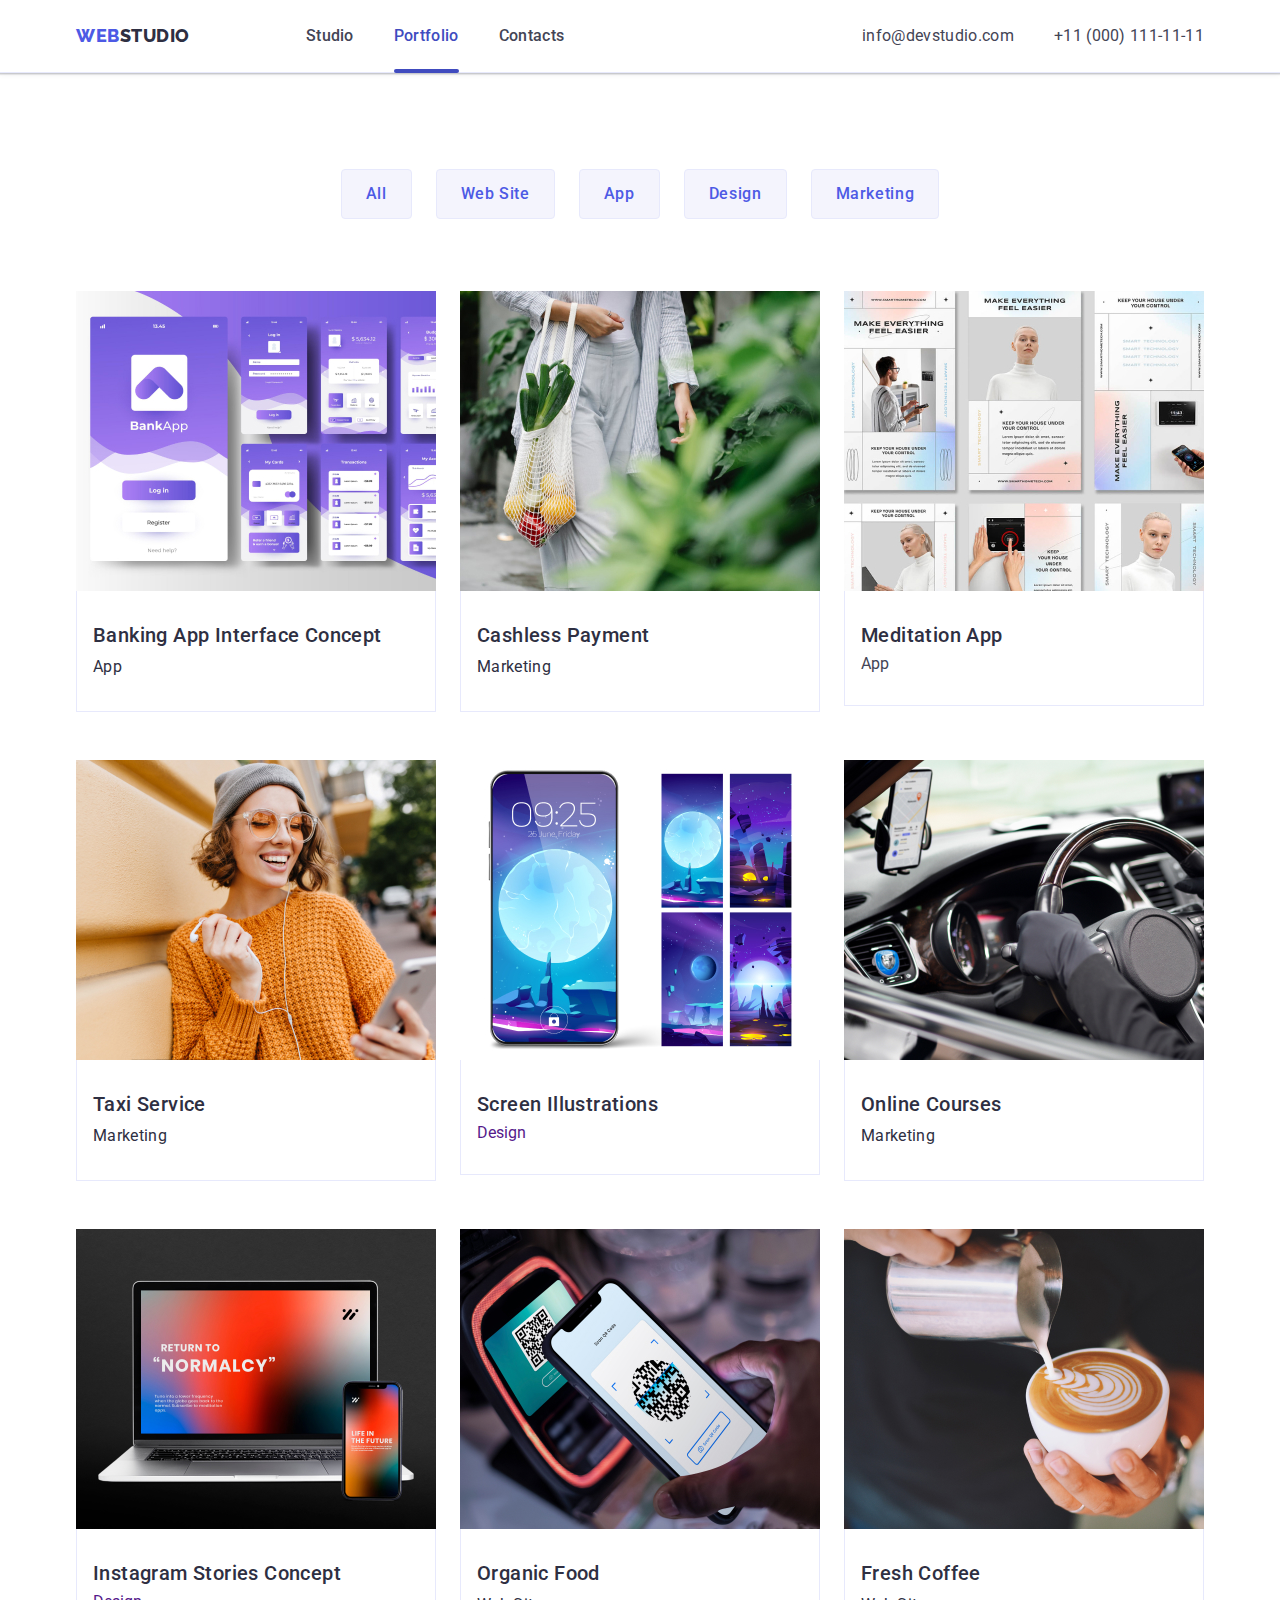
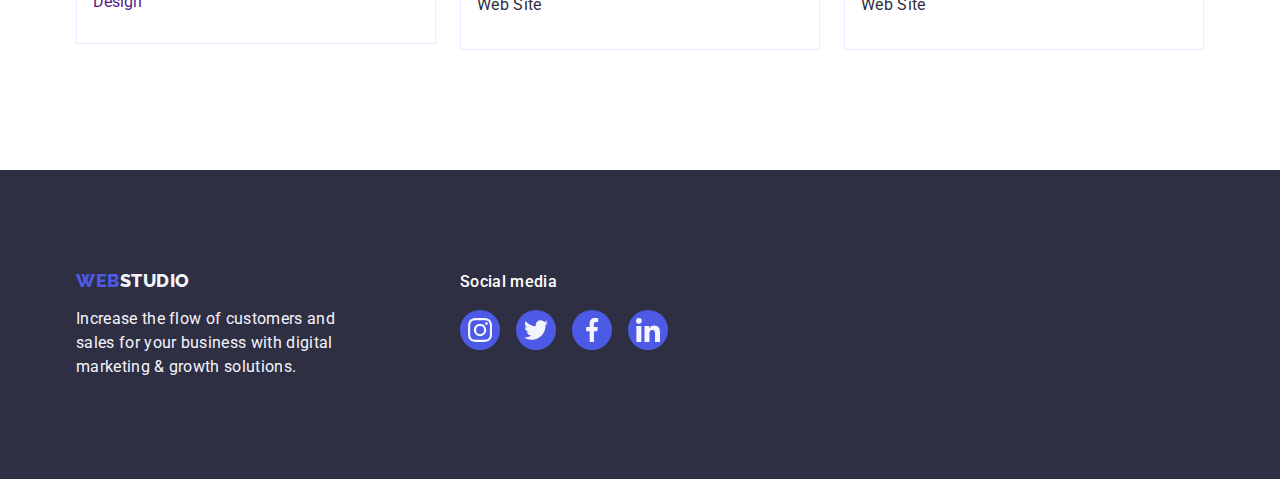
<file: portfolio.html>
<!DOCTYPE html>
<html lang="en">
  <head>
    <meta charset="UTF-8" />
    <meta name="viewport" content="width=device-width, initial-scale=1.0" />
    <title>Portfolio</title>
    <link rel="preconnect" href="https://fonts.googleapis.com" />
    <link rel="preconnect" href="https://fonts.gstatic.com" crossorigin />
    <link rel="preconnect" href="https://fonts.googleapis.com">
    <link rel="preconnect" href="https://fonts.gstatic.com" crossorigin>
    <link href="https://fonts.googleapis.com/css2?family=Montserrat:ital,wght@0,400;0,500;0,600;0,700;1,700&family=PT+Sans+Narrow:wght@400;700&family=Raleway:wght@800&display=swap" rel="stylesheet">
    <link href="https://fonts.googleapis.com/css2?family=Raleway:wght@500&family=Roboto:ital,wght@0,400;1,300&display=swap" rel="stylesheet"/>
    <link rel="preconnect" href="https://fonts.googleapis.com" />
    <link rel="preconnect" href="https://fonts.gstatic.com" crossorigin />
    <link rel="preconnect" href="https://fonts.googleapis.com">
    <link rel="preconnect" href="https://fonts.gstatic.com" crossorigin>
    <link href="https://fonts.googleapis.com/css2?family=Montserrat:ital,wght@0,400;0,500;0,600;0,700;1,700&family=PT+Sans+Narrow:wght@400;700&family=Raleway:wght@800&family=Roboto:wght@400;500;700&display=swap" rel="stylesheet">
    <link rel="stylesheet" href="https://cdn.jsdelivr.net/npm/modern-normalize@2.0.0/modern-normalize.min.css">
    <link rel="stylesheet" href="./css/styles.css" />
  </head>
  <body>
    <header class="header">
    <div class="header-nav container">
      <nav class="header-nav list">
        <a class="logo link" href="./index.html">Web<span class="header-span">Studio</span></a>
        <ul class="header-socials list">
          <li><a class="list-item link" href="./index.html">Studio</a></li>
          <li><a class="list-item current link" href="./portfolio.html">Portfolio</a></li>
          <li><a class="list-item link" href="">Contacts</a></li>
        </ul>
      </nav>
      <address class="address">
        <ul class="list">
          <li>
            <a class="address-link link" href="mailto:info@devstudio.com">info@devstudio.com</a>
          </li>
          <li>
            <a class="address-link link" href="tel:+110001111111">+11 (000) 111-11-11</a>
          </li>
        </ul>
      </address>
    </div>
    </header>
    <main>
      <section class="navigation">
        <div class="container">
        <h1 class="visually-hidden">Navigation</h1>
        <ul class="navigation-socials list">
          <li>
        <button class="navigation-button" type="button">All</button>
          </li>
          <li>
            <button class="navigation-button" type="button">Web Site</button>
          </li>
          <li>
            <button class="navigation-button" type="button">App</button>
          </li>
          <li>
            <button class="navigation-button" type="button">Design</button>
          </li>
          <li>
            <button class="navigation-button" type="button">Marketing</button>
          </li>
        </ul>
        <ul class="navigation-socials-portfolio list">
          <li class="navigation-list">
            <a href="" class="navigation-portfolio-link link">
            <div class="navigation-portfolio-image">
            <img src="./images/images-portfolio/img.jpg" alt="application interface" width="360" />
            <p class="navigation-section-image">14 Stylish and User-Friendly App Design Concepts · Task Manager App · Calorie Tracker App · Exotic Fruit Ecommerce App · Cloud Storage App</p>
            </div>
            <div class="navigation-container">
            <h2 class="navigation-title">Banking App Interface Concept</h2>
            <p class="navigation-section">App</p>
            </div>
            </a>
          </li>
          <li class="navigation-list">
            <a href="" class="navigation-portfolio-link link">
            <div class="navigation-portfolio-image">
            <img src="./images/images-portfolio/img-1.jpg" alt="application interface" width="360" />
            <p class="navigation-section-image">14 Stylish and User-Friendly App Design Concepts · Task Manager App · Calorie Tracker App · Exotic Fruit Ecommerce App · Cloud Storage App</p>
            </div>
            <div class="navigation-container">
            <h2 class="navigation-title">Cashless Payment</h2>
            <p class="navigation-section">Marketing</p>
            </div>
            </a>
          </li>
          <li class="navigation-list">
            <a class="navigation-portfolio-link link">
            <div class="navigation-portfolio-image">
            <img src="./images/images-portfolio/img-2.jpg" alt="application interface" width="360" />
            <p class="navigation-section-image">14 Stylish and User-Friendly App Design Concepts · Task Manager App · Calorie Tracker App · Exotic Fruit Ecommerce App · Cloud Storage App</p>
            </div>
            <div class="navigation-container">
            <h2 class="navigation-title">Meditation App</h2>
            <p class="">App</p>
            </div>
            </a>
          </li>
          <li class="navigation-list">
            <a href="" class="navigation-portfolio-link link">
            <div class="navigation-portfolio-image">
            <img src="./images/images-portfolio/img-3.jpg" alt="application interface" width="360" />
            <p class="navigation-section-image">14 Stylish and User-Friendly App Design Concepts · Task Manager App · Calorie Tracker App · Exotic Fruit Ecommerce App · Cloud Storage App</p>
            </div>
            <div class="navigation-container">
            <h2 class="navigation-title">Taxi Service</h2>
            <p class="navigation-section">Marketing</p>
            </div>
            </a>
          </li>
          <li class="navigation-list">
            <a href="" class="navigation-portfolio-link link">
            <div class="navigation-portfolio-image">
            <img src="./images/images-portfolio/img-4.jpg" alt="application interface" width="360" />
            <p class="navigation-section-image">14 Stylish and User-Friendly App Design Concepts · Task Manager App · Calorie Tracker App · Exotic Fruit Ecommerce App · Cloud Storage App</p>
            </div>
            <div class="navigation-container">
            <h2 class="navigation-title">Screen Illustrations</h2>
            <p class="">Design</p>
            </div>
            </a>
          </li>
          <li class="navigation-list">
            <a href="" class="navigation-portfolio-link link">
            <div class="navigation-portfolio-image">
            <img src="./images/images-portfolio/img-5.jpg" alt="application interface" width="360" />
            <p class="navigation-section-image">14 Stylish and User-Friendly App Design Concepts · Task Manager App · Calorie Tracker App · Exotic Fruit Ecommerce App · Cloud Storage App</p>
            </div>
            <div class="navigation-container">
            <h2 class="navigation-title">Online Courses</h2>
            <p class="navigation-section">Marketing</p>
            </div>
            </a>
          </li>
          <li class="navigation-list">
            <a href="" class="navigation-portfolio-link link">
            <div class="navigation-portfolio-image">
            <img src="./images/images-portfolio/img-6.jpg" alt="application interface" width="360" />
            <p class="navigation-section-image">14 Stylish and User-Friendly App Design Concepts · Task Manager App · Calorie Tracker App · Exotic Fruit Ecommerce App · Cloud Storage App</p>
            </div>
            <div class="navigation-container">
            <h2 class="navigation-title">Instagram Stories Concept</h2>
            <p class="">Design</p>
            </div>
            </a>
          </li>
          <li class="navigation-list">
            <a href="" class="navigation-portfolio-link link">
            <div class="navigation-portfolio-image">
            <img src="./images/images-portfolio/img-7.jpg" alt="application interface" width="360" />
            <p class="navigation-section-image">14 Stylish and User-Friendly App Design Concepts · Task Manager App · Calorie Tracker App · Exotic Fruit Ecommerce App · Cloud Storage App</p>
            </div>
            <div class="navigation-container">
            <h2 class="navigation-title">Organic Food</h2>
            <p class="navigation-section">Web Site</p>
            </div>
            </a>
          </li>
          <li class="navigation-list">
            <a class="navigation-portfolio-link link">
            <div class="navigation-portfolio-image">
            <img src="./images/images-portfolio/img-8.jpg" alt="application interface" width="360" />
            <p class="navigation-section-image">14 Stylish and User-Friendly App Design Concepts · Task Manager App · Calorie Tracker App · Exotic Fruit Ecommerce App · Cloud Storage App</p>
            </div>
            <div class="navigation-container">
            <h2 class="navigation-title">Fresh Coffee</h2>
            <p class="navigation-section">Web Site</p>
            </div>
            </a>
          </li>
        </ul>
        </div>
      </section>
    </main>
    <footer class="footer">
      <div class="footer-container container">
        <div class="footer-tx">
      <a class="logo-footer link" href="./index.html">Web<span class="footer-span">Studio</span></a>
      <p class="footer-section">
        Increase the flow of customers and sales for your business with digital
        marketing & growth solutions.
      </p>
        </div>
        <div>
          <p class="footer-social-section">Social media</p>
          <ul class="footer-social-icon">
            <li class="footer-social-list">
              <a href="" class="footer-social-link">
                <svg class="footer-social-icon" width="24" height="24">
                  <use href="./images/icons.svg#icon-instagram"></use>
                </svg>
              </a>
            </li>
            <li class="footer-social-list">
              <a href="" class="footer-social-link">
                <svg class="footer-social-icon" width="24" height="24">
                  <use href="./images/icons.svg#icon-twitter"></use>
                </svg>
              </a>
            </li>
            <li class="footer-social-list">
              <a href="" class="footer-social-link">
                <svg class="footer-social-icon" width="24" height="24">
                  <use href="./images/icons.svg#icon-facebook"></use>
                </svg>
              </a>
            </li>
            <li class="footer-social-list">
              <a href="" class="footer-social-link">
                <svg class="footer-social-icon" width="24" height="24">
                  <use href="./images/icons.svg#icon-linkedin"></use>
                </svg>
              </a>
            </li>
          </ul>
        </div>
      </div>
    </footer>
  </body>
</html>
</file>
<file: css/styles.css>
/*Base style*/
:root{
    --iris-color: #4D5AE5;
    --ocean-color: #404BBF;
    --navy-blue-color: #2E2F42;
    --green-color: #31D0AA;
    --slate-color: #434455;
    --slate-color: #8E8F99;
    --cornflower-color: #E7E9FC;
    --cloud-color: #F4F4FD;
    --navy-blue-modal-color: #2E2F42;
    --grey-color: #2E2F42;
    --white-color: #FFFFFF;
    --dairy-color: #FCFCFC;
    
    }
    body{
    font-family: 'Roboto', sans-serif;
    color: #434455;
    background-color: #FFFFFF;
    }
    h1,h2,h3,h4,h5,h6,p{
    margin: 0;
    }
    ul,
    ol {
    list-style-type: none;
    }
    a{
    text-decoration: none;
    }
    img{
    display: block;
    }
    .visually-hidden {
    position: absolute;
    width: 1px;
    height: 1px;
    margin: -1px;
    border: 0;
    padding: 0;
        
    white-space: nowrap;
    clip-path: inset(100%);
    clip: rect(0 0 0 0);
    overflow: hidden;
    }
    .container{
    width: 1158px;
    margin: 0 auto;
    padding: 0 15px;
    }
    .link{
    text-decoration: none;
    }
    .list{
    list-style: none;
    display: flex;
    gap: 40px;
    margin: 0;
    padding: 0;
    }
        
    /*Header styles*/
    .header{
    border-bottom: 1px solid #e7e9fc;
    box-shadow: 0px 2px 1px rgba(46, 47, 66, 0.08), 0px 1px 1px rgba(46, 47, 66, 0.16), 0px 1px 6px rgba(46, 47, 66, 0.08);
    }
    .header-nav{
    display: flex;
    align-items: center;
    }
    .header-socials{
    display: flex;
    gap: 40px
    }
    .header-span{
    color: #2e2f42;
    }
    .header-div{
    display: flex;
    align-items: center;
    }
    .logo{
    font-family: 'Raleway', sans-serif;
    font-weight: 800;
    font-size: 18px;
    line-height: 1.17;
    letter-spacing: 0.03em;
    text-transform: uppercase;
    color: #4d5ae5;
    margin-right: 76px;
    display: inline-block;
    }
    .list-item{
    display: block;
    font-weight: 500;
    line-height: 1.5;
    letter-spacing: 0.02em;
    color: #434455;
    padding: 24px 0;
    position: relative;
    transition: color 250ms cubic-bezier(0.4, 0, 0.2, 1);
    }
    .list-item.current::after{
    content: '';
    position: absolute;
    left: 0;
    bottom: -1px;
    width: 100%;
    height: 4px;
    background-color: #404bbf;
    border-radius: 2px;
    }
    .list-item.current{
    color: #404bbf;
    }
    .list-item:hover{
    color: #404bbf;
    }
    .list-item:focus{
    color: #404bbf;
    }
    .address{
    font-style: normal;
    margin-left: auto;
    }
    .address-link{
    line-height: 1.5;
    letter-spacing: 0.02em;
    color: #434455;
    transition: color 250ms cubic-bezier(0.4, 0, 0.2, 1);
    }
    .address-link:hover{
    color: #404bbf;
    }
    .address-link:focus{
    color: #404bbf;
    }
        
    /*Hero styles*/
    .hero{
    max-width: 1440px;
    background-color: rgba(46, 47, 66, 0.7);
    background-image: linear-gradient(
    rgba(46, 47, 66, 0.7),
    rgba(46, 47, 66, 0.7)
    ),
     url(../images/images-index/bk/bk-hero.jpg);
    background-repeat: no-repeat;
    background-position: center;
    background-size: cover;
    margin: 0 auto;
    padding: 188px 0;
    }
    .hero-title{
    margin: 0 auto;
    font-size: 56px;
    line-height: 1.07;
    text-align: center;
    letter-spacing: 0.02em;
    color: #ffffff;
    max-width: 496px;
    }
    .hero-button{
    margin: 0 auto;
    margin-top: 48px;
    background-color: #4D5AE5;
    font-family: 'Roboto', sans-serif;
    font-size: 16px;
    font-weight: 500;
    line-height: 1.5;
    letter-spacing: 0.04em;
    color: #ffffff;
    cursor: pointer;
    display: block;
    min-width: 169px;
    height: 56px;
    border: none;
    border-radius: 4px;
    transition: background-color 250ms cubic-bezier(0.4, 0, 0.2, 1);
    }
    .hero-button:hover{
    background-color: #404BBF;
    }
    .hero-button:focus{
    background-color: #404BBF;
    }
        
    /*Benefits styles*/
    .benefits{
    padding: 120px 0;
    }
    .benefits-title{
    font-family: 'Roboto', sans-serif;
    color: var(--NAVY-BLUE, #2E2F42);
    margin: 0px;
    margin-bottom: 8px;
    font-size: 20px;
    font-style: normal;
    font-weight: 500;
    line-height: 24px; /* 120% */
    letter-spacing: 0.4px;
    }
    .benefits-section{
    font-family: 'Roboto', sans-serif;
    color: var(--NAVY-BLUE, #2E2F42);
    margin: 0px;
    font-family: 'Roboto', sans-serif;
    font-size: 16px;
    font-style: normal;
    font-weight: 400;
    line-height: 24px; /* 150% */
    letter-spacing: 0.32px;
    }
    .benefits-socials{
    display: flex;
    gap: 24px;
    margin: 0px;
    padding: 0px;
    }
    .benefits-list{
    width: calc((100% - 72px) / 4);
    }
    .benefits-icons{
    display: flex;
    align-items: center;
    justify-content: center;
    height: 112px;
    background-color: #f4f4fd;
    border-radius: 4px;
    margin-bottom: 8px;
    }
    .benefits-icon{
    
    }
        
    /*Intent styles*/
    .intent{
    padding-bottom: 120px;
    }
    .intent-title{
    font-family: 'Roboto', sans-serif;
    text-align: center;
    margin: 0px;
    margin-bottom: 72px;
    color: var(--NAVY-BLUE, #2E2F42);
    font-size: 36px;
    line-height: 40px; /* 111.111% */
    letter-spacing: 0.72px;
    text-transform: capitalize;
    }
    .intent-socials{
    gap: 24px;
    }
    .intent-list{
    width: calc((100% - 48px) / 3);
    }
        
    /*Team styles*/
    .team{
    background: var(--CLOUD, #F4F4FD);
    padding: 120px 0;
    }
    .team-title{
    font-family: 'Roboto', sans-serif;
    color: var(--NAVY-BLUE, #2E2F42);
    text-align: center;
    margin-bottom: 72px;
    font-size: 36px;
    font-style: normal;
    font-weight: 700;
    line-height: 40px; /* 111.111% */
    letter-spacing: 0.72px;
    text-transform: capitalize;
    }
    .team-list{
    border-radius: 0px 0px 4px 4px;
    box-shadow: 0px 1px 6px rgba(46, 47, 66, 0.08), 0px 1px 1px rgba(46, 47, 66, 0.16), 0px 2px 1px rgba(46, 47, 66, 0.08);
    }
    .team-section{
    font-family: 'Roboto', sans-serif;
    color: var(--SLATE, #434455);
    margin: 0px;
    text-align: center;
    font-size: 16px;
    font-style: normal;
    font-weight: 400;
    line-height: 24px; /* 150% */
    letter-spacing: 0.32px;
    padding-bottom: 8px;
    }
    .team-socials{
    gap: 24px;
    }
    .team-container{
    padding: 32px 0;
    border-radius: 0px 0px 4px 4px;
    background: var(--WHITE, #FFF);
    box-shadow: 0px 2px 1px 0px rgba(46, 47, 66, 0.08), 0px 1px 1px 0px rgba(46, 47, 66, 0.16), 0px 1px 6px 0px rgba(46, 47, 66, 0.08);
    
    }
    .team-title-card{
    font-family: 'Roboto', sans-serif;
    color: var(--NAVY-BLUE, #2E2F42);
    margin: 0px;
    text-align: center;
    margin-bottom: 8px;
    font-size: 20px;
    font-style: normal;
    font-weight: 500;
    line-height: 24px; /* 120% */
    letter-spacing: 0.4px;
    }
    .team-icons{
    display: flex;
    justify-content: center;
    gap: 24px;
    padding: 0;
    }
    .team-list-icon{
    width: 40px;
    height: 40px;
    }
    .team-link-icon{
    width: 100%;
    height: 100%;
    background-color: #4d5ae5;
    border-radius: 50%;
    display: flex;
    align-items: center;
    justify-content: center;
    transition: background-color 250ms cubic-bezier(0.4, 0, 0.2, 1);
    cursor: pointer;
    }
    .team-link-icon:hover,
    .team-link-icon:focus{
    background-color: #404bbf;
    }
    .team-icon{
    fill: #f4f4fd;
    }
    
    /*Customers styles*/
    .customers{
    padding: 120px 0;
    }
    .customers-title{
    color: var(--NAVY-BLUE, #2E2F42);
    text-align: center;
    font-family: 'Roboto', sans-serif;
    font-size: 36px;
    font-style: normal;
    font-weight: 700;
    line-height: 1.11;
    letter-spacing: 0.72px;
    text-transform: capitalize;
    margin-bottom: 72px;
    }
    .customers-icons{
    display: flex;
    gap: 24px;
    padding: 0;
    margin: 0;
    }
    .customers-list{
    width: calc((100% - 120px) / 6);
    height: 88px;
    }
    .customers-link{
    width: 100%;
    height: 100%;
    border: 1px solid #8e8f99;
    border-radius: 4px;
    display: flex;
    align-items: center;
    justify-content: center;
    color: #8e8f99;
    transition: border-color 250ms cubic-bezier(0.4, 0, 0.2, 1), color 250ms cubic-bezier(0.4, 0, 0.2, 1);
    }
    .customers-link:hover,
    .customers-link:focus {
    border-color: #404bbf;
    color: #404bbf;
    }
    .customers-icon{
    fill: currentColor;
    cursor: pointer;
    }
    
    
    /*Footer styles*/
    .footer{
    background-color: #2e2f42;
    padding: 100px 0;
    }
    .footer-span{
    color: #f4f4fd;
    }
    .footer-section{
    line-height: 1.5;
    color: #F4F4FD;
    letter-spacing: 0.02em;
    max-width: 264px;
    }
    .logo-footer{
    font-family: 'Raleway', sans-serif;
    font-weight: 800;
    font-size: 18px;
    line-height: 1.17;
    letter-spacing: 0.03em;
    text-transform: uppercase;
    color: #4d5ae5;
    margin-right: 76px;
    display: inline-block;
    margin-bottom: 16px;
    }
    .footer-container{
    display: flex;
    align-items: baseline;
    width: 1158px;
    padding: 0 15px;
    }
    .footer-tx{
    margin-right: 120px
    }
    .footer-social-section{
    font-weight: 500;
    font-size: 16px;
    line-height: 1.5;
    letter-spacing: 0.02em;
    color: #FFFFFF;
    margin-bottom: 16px;
    }
    .footer-social-icon{
    display: flex;
    gap: 16px;
    }
    .footer-social-list{
    width: 40px;
    height: 40px;
    }
    .footer-social-link{
    width: 100%;
    height: 100%;
    background-color: #4d5ae5;
    border-radius: 50%;
    display: flex;
    align-items: center;
    justify-content: center;
    transition: background-color 250ms cubic-bezier(0.4, 0, 0.2, 1);
    cursor: pointer;
    }
    .footer-social-link:hover{
    background-color: #31d0aa;
    }
    .footer-social-link:focus{
    background-color: #31d0aa;
    }
    
    .footer-social-icon{
    fill: #f4f4fd;
    padding: 0;
    margin: 0;
    }
        
    /*navigation-portfolio*/
    .navigation{
    padding: 96px 0 120px 0;
    }
    .navigation-button{
    background-color: #F4F4FD;
    font-family: 'Roboto', sans-serif;
    font-size: 16px;
    font-weight: 500;
    line-height: 1.5;
    letter-spacing: 0.04em;
    color: #4d5ae5;
    cursor: pointer;
    padding: 12px 24px;
    border: 1px solid #e7e9fc;
    border-radius: 4px;
    transition: color 250ms cubic-bezier(0.4, 0, 0.2, 1), background-color 250ms cubic-bezier(0.4, 0, 0.2, 1), border-color 250ms cubic-bezier(0.4, 0, 0.2, 1), box-shadow 250ms cubic-bezier(0.4, 0, 0.2, 1);
    }
    .navigation-button:hover{
    background-color: #404BBF;
    color: #FFFFFF;
    border: 1px solid transparent;
    box-shadow: 0px 3px 1px rgba(0, 0, 0, 0.1), 0px 2px 1px rgba(0, 0, 0, 0.08), 0px 2px 2px rgba(0, 0, 0, 0.12);
    }
    .navigation-button:focus{
    background-color: #404BBF;
    color: #FFFFFF;
    border: 1px solid transparent;
    box-shadow: 0px 3px 1px rgba(0, 0, 0, 0.1), 0px 2px 1px rgba(0, 0, 0, 0.08), 0px 2px 2px rgba(0, 0, 0, 0.12);
    }
    .navigation-socials{
    justify-content: center;
    gap: 24px;
    margin-bottom: 72px;
    }
    .navigation-socials-portfolio{
    flex-wrap: wrap;
    column-gap: 24px;
    row-gap: 48px;
    }
    .navigation-container{
    padding: 32px 16px;
    border: 1px solid #e7e9fc;
    border-top: none;
    }
    .navigation-title{
    color: #2E2F42;
    font-size: 20px;
    font-style: normal;
    font-weight: 500;
    line-height: 24px;
    letter-spacing: 0.4px;
    margin-bottom: 8px;
    }
    .navigation-list{
    
    }
    .navigation-section{
    color: #2E2F42;
    font-size: 16px;
    font-style: normal;
    font-weight: 400;
    line-height: 24px;
    letter-spacing: 0.32px;
    }
    .navigation-portfolio-link{
    display: block;
    cursor: pointer;
    transition: box-shadow 250ms cubic-bezier(0.4, 0, 0.2, 1);
    }
    .navigation-portfolio-link:hover{
    box-shadow: 0px 1px 6px rgba(46, 47, 66, 0.08), 0px 1px 1px rgba(46, 47, 66, 0.16), 0px 2px 1px rgba(46, 47, 66, 0.08);
    }
    .navigation-portfolio-link:focus{
    box-shadow: 0px 1px 6px rgba(46, 47, 66, 0.08), 0px 1px 1px rgba(46, 47, 66, 0.16), 0px 2px 1px rgba(46, 47, 66, 0.08);
    }
    .navigation-portfolio-link:hover .navigation-section-image,
    .navigation-portfolio-link:focus  .navigation-section-image{
    transform: translateY(0%);
    }
    .navigation-portfolio-image{
    position: relative;
    overflow: hidden;
    }
    .navigation-section-image{
    position: absolute;
    top: 0;
    font-size: 16px;
    line-height: 1.5;
    letter-spacing: 0.02em;
    color: #f4f4fd;
    padding: 40px 32px;
    background-color: #4d5ae5;
    height: 100%;
    width: 100%;
    transform: translateY(100%);
    transition: transform 250ms cubic-bezier(0.4, 0, 0.2, 1);
    }
    
    /*container-portfolio*/
    .header-container-portfolio{
    display: flex;
    width: 1158px;
    margin: 0 auto;
    padding: 0 15px;
    }
    
    /* Modal */
    .backdrop{
    background-color:rgba(46, 47, 66, 0.4) ;
    width: 100%;
    height: 100%;
    position: fixed;
    left: 0;
    top: 0;
    transition: opacity 250ms cubic-bezier(0.4, 0, 0.2, 1), visibility 250ms cubic-bezier(0.4, 0, 0.2, 1);}
    .modal{
    position: absolute;
    top: 50%;
    left: 50%;
    transform: translate(-50%, -50%) scale(1);
    transition: transform 250ms cubic-bezier(0.4, 0, 0.2, 1);
    width: 408px;
    min-height: 584px;
    border-radius: 4px;
    background-color: var(--DAIRY, #FCFCFC);
    box-shadow: 0px 2px 1px 0px rgba(0, 0, 0, 0.20), 0px 1px 3px 0px rgba(0, 0, 0, 0.12), 0px 1px 1px 0px rgba(0, 0, 0, 0.14);
    }
    .backdrop .id-hidden .modal{
    transform: translateY(-100%), translateX(-0%) scale(0.4);
    }
    .modal-button{
    position: absolute;
    top: 24px;
    right: 24px;
    border-radius: 50%;
    display: flex;
    justify-content: center;
    align-items: center;
    width: 24px;
    height: 24px;
    background-color: #e7e9fc;
    border: 1px solid rgba(0, 0, 0, 0.1);
    padding: 0;
    cursor: pointer;
    transition: background-color 250ms cubic-bezier(0.4, 0, 0.2, 1), border 250ms cubic-bezier(0.4, 0, 0.2, 1);
    color: #2E2F42;
    }
    .modal-button:hover{
    background-color: #404bbf;
    border: none;
    }
    .modal-button:focus{
    background-color: #404bbf;
    border: none;
    }
    .icon-close{
    fill: currentColor;
    transition: fill 250ms cubic-bezier(0.4, 0, 0.2, 1);
    }
    .modal-button:hover,
    .modal-button:focus{
    color:  #FFFFFF;
    }
    .is-hidden{
    opacity: 0;
    pointer-events: none;
    visibility: hidden;
    }
</file>
